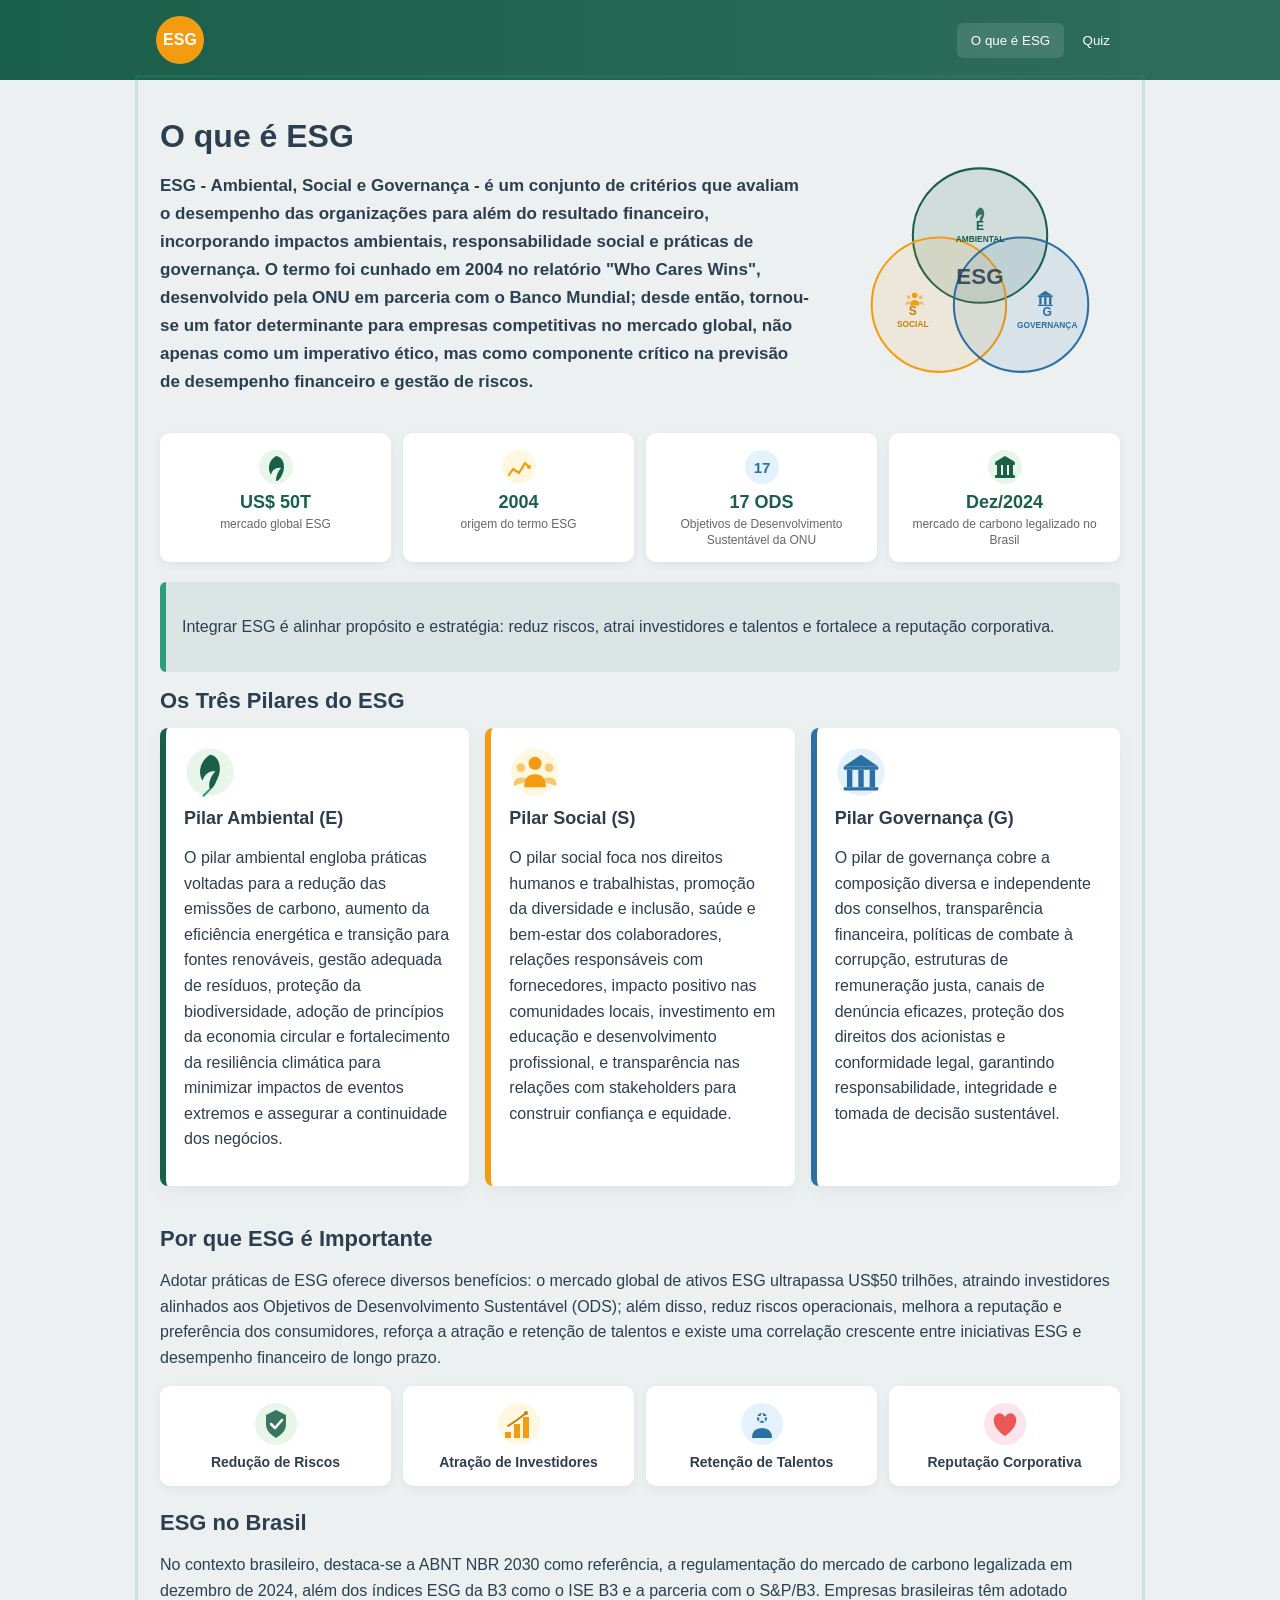
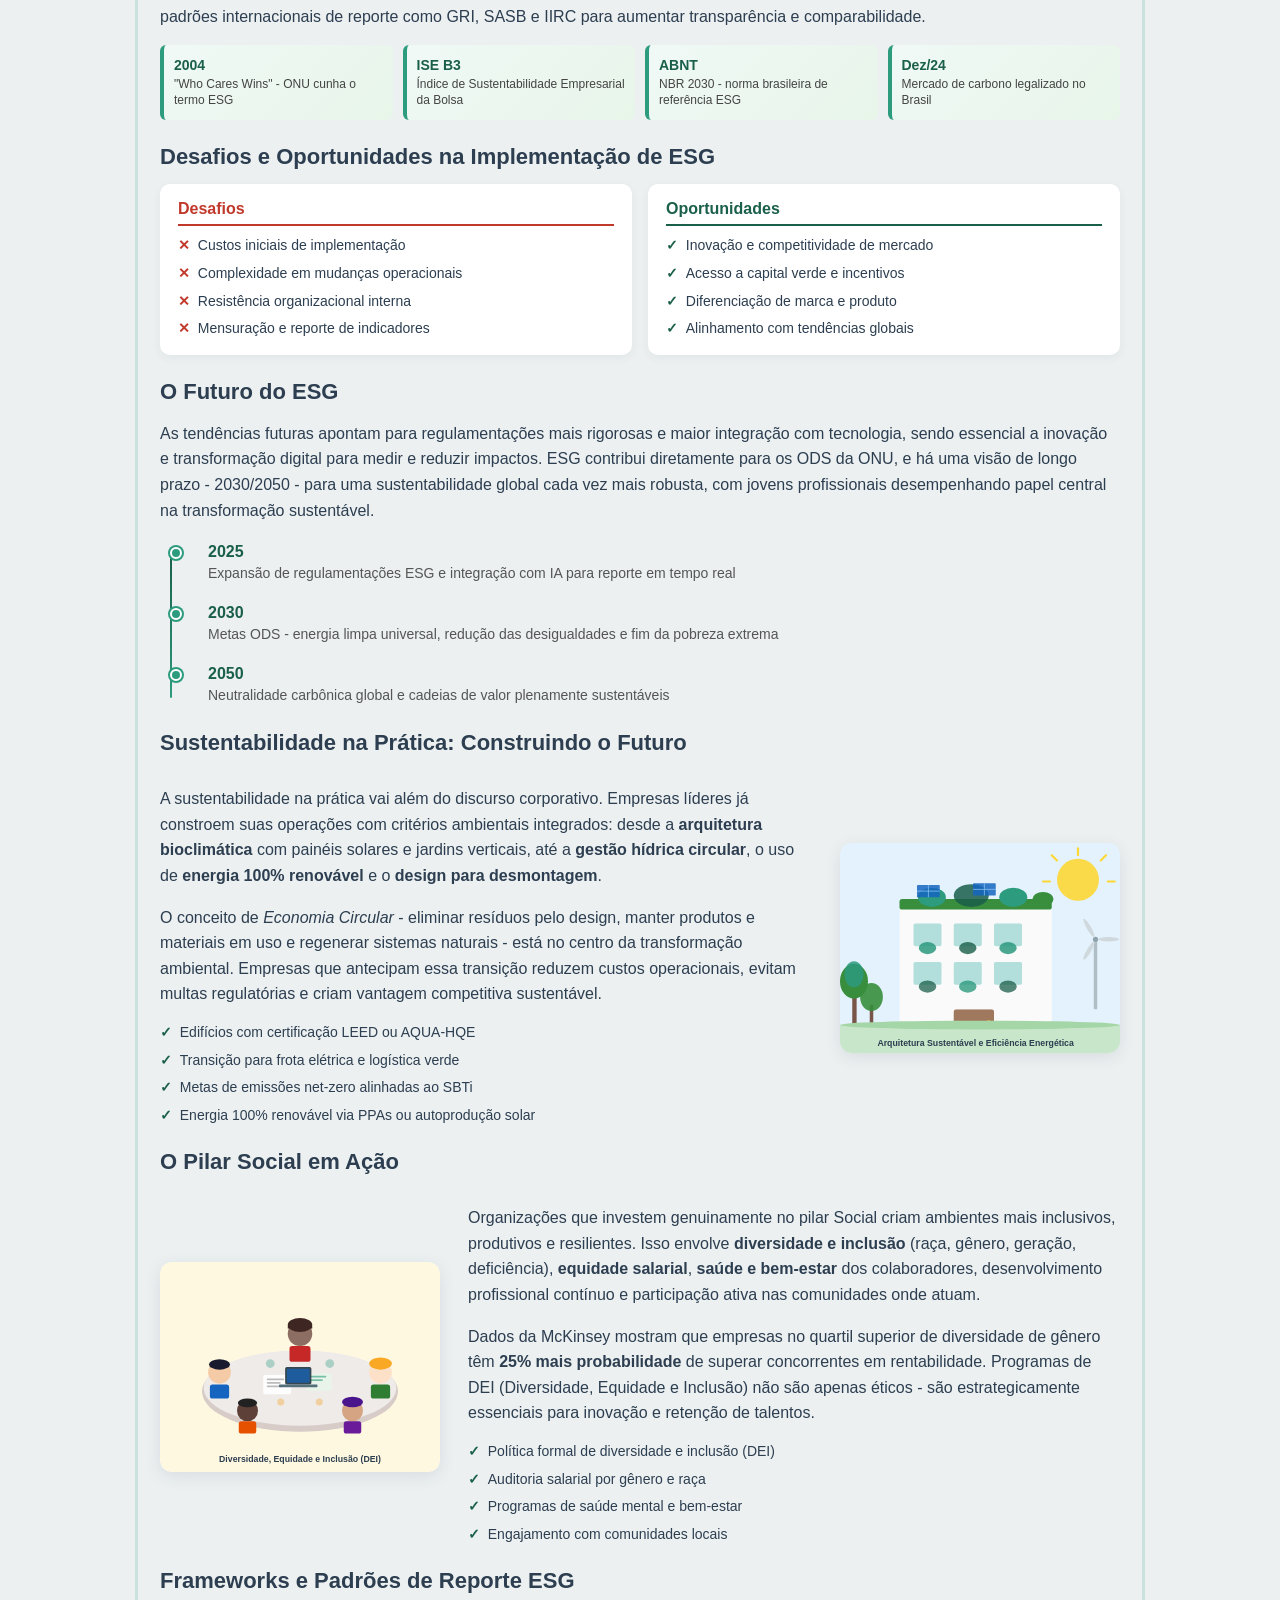
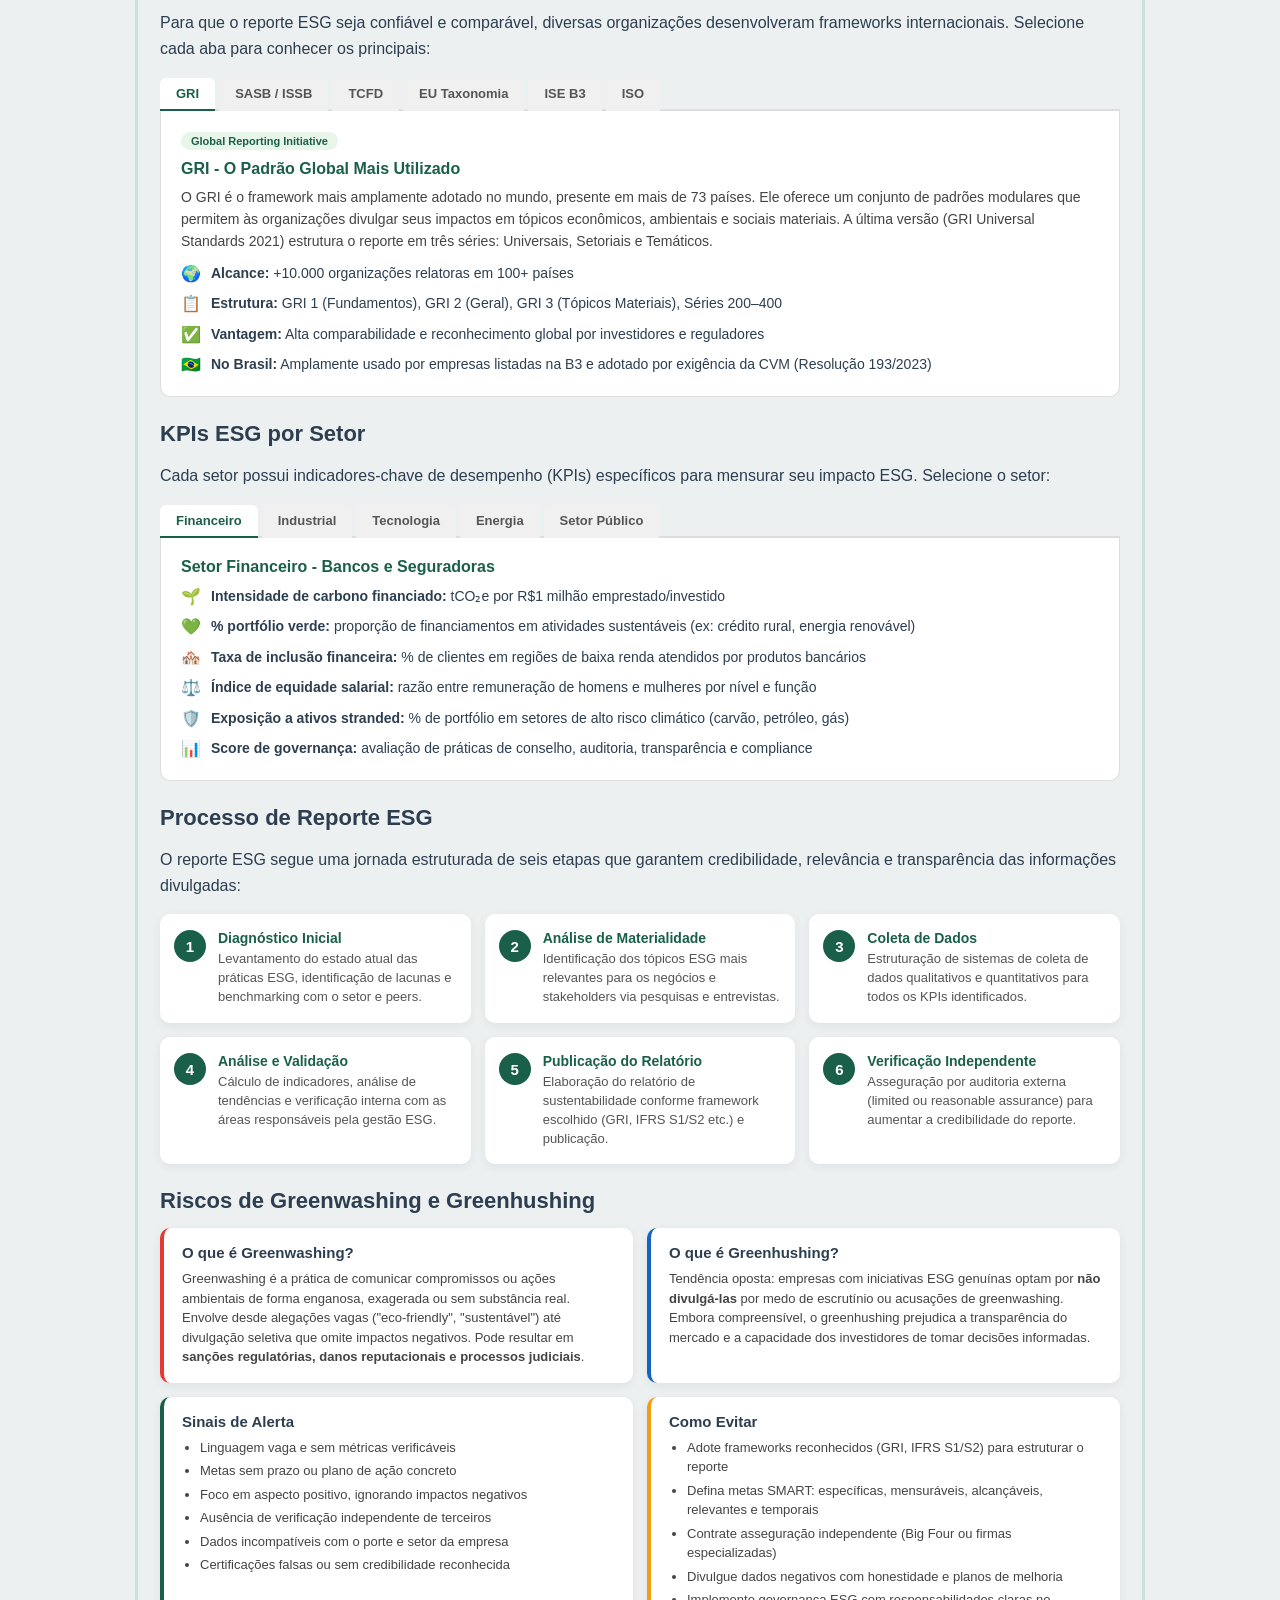
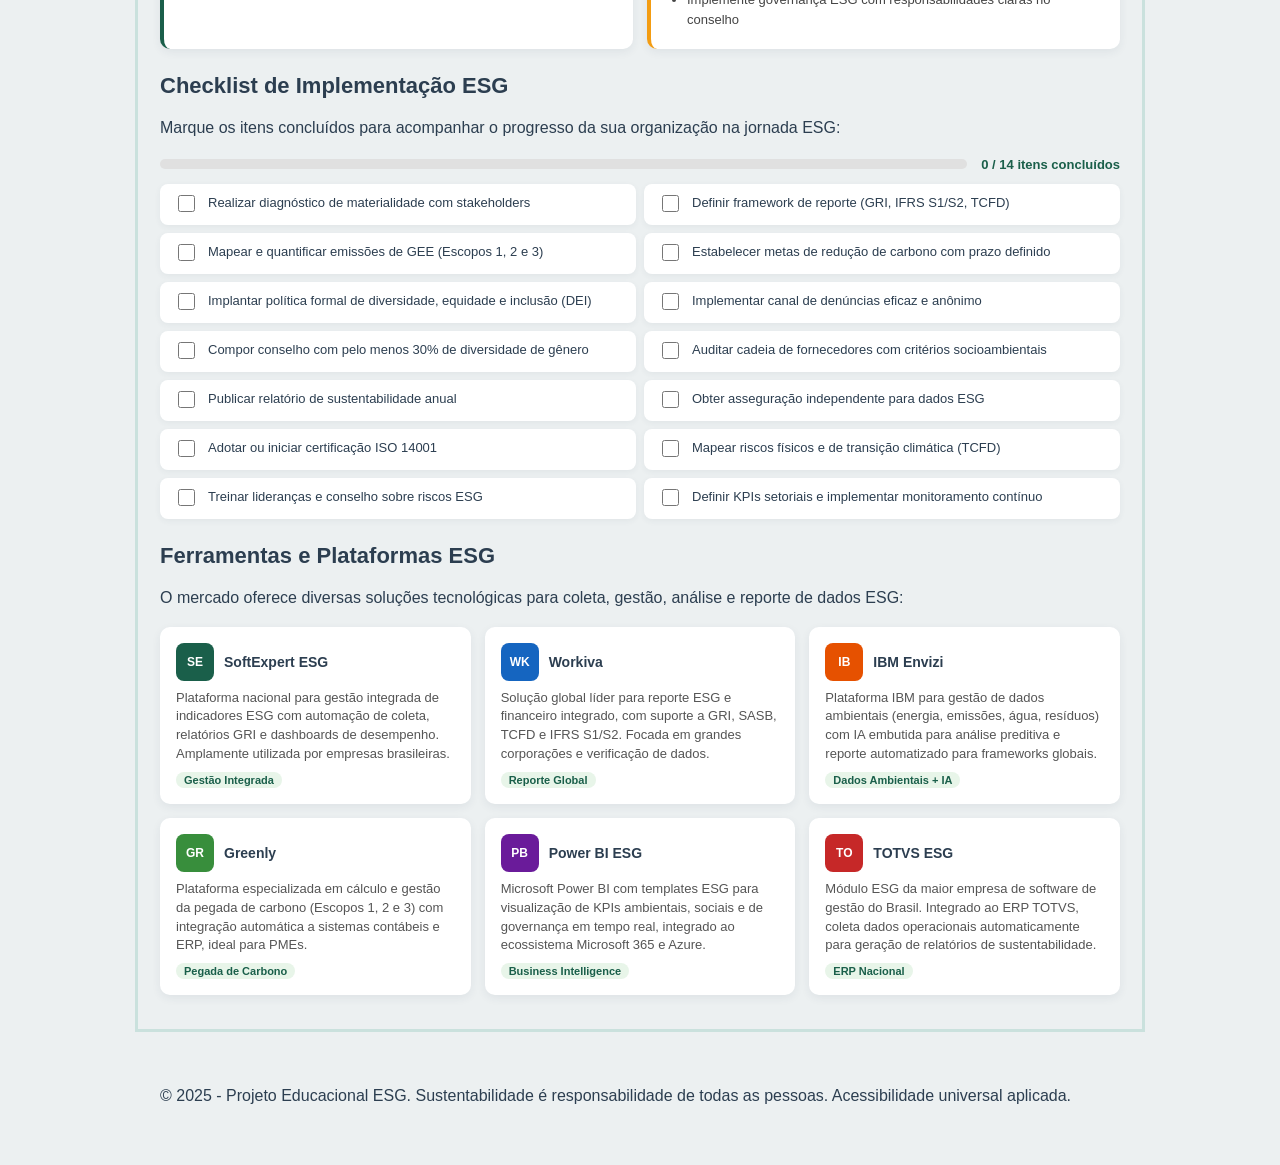
<file: index.html>
<!DOCTYPE html>
<html lang="pt-BR">
<head>
  <meta charset="UTF-8">
  <meta name="viewport" content="width=device-width, initial-scale=1.0">
  <title>ESG - Ambiental, Social e Governança</title>

  <!-- CSS Global -->
  <link rel="stylesheet" href="css/style.css">
  <link rel="stylesheet" href="css/home.css">
  <link rel="stylesheet" href="css/quiz.css">
</head>
<body>
  <header class="site-header">
    <div class="container header-inner">
      <div class="logo" aria-hidden="true"> <span class="logo-circle">ESG</span></div>
      <nav class="main-nav" role="navigation" aria-label="Navegação principal">
        <button id="nav-home" class="nav-btn active" data-page="home" aria-pressed="true">O que é ESG</button>
        <button id="nav-quiz" class="nav-btn" data-page="quiz" aria-pressed="false">Quiz</button>
      </nav>
    </div>
  </header>

  <main id="app" class="container app" tabindex="-1">
    <!-- Conteúdo das páginas será carregado aqui -->
  </main>

  <footer class="site-footer">
    <div class="container">
      <p>© 2025 - Projeto Educacional ESG. Sustentabilidade é responsabilidade de todas as pessoas. Acessibilidade universal aplicada.</p>
    </div>
  </footer>

  <!-- Scripts -->
  <script src="js/utils.js"></script>
  <script src="js/quiz.js"></script>
  <script src="js/home.js"></script>
  <script src="js/main.js"></script>
</body>
</html>
</file>
<file: css/style.css>
/* style.css - Estilos globais e variáveis */
:root{
  --primary: #1a5f4a; /* verde-escuro */
  --secondary: #2d9b7e; /* verde-claro */
  --highlight: #f39c12; /* laranja */
  --success: #27ae60;
  --bg: #ecf0f1;
  --text: #2c3e50;
  --card-radius: 8px;
  --max-width: 1000px;
}

*{box-sizing:border-box}
html,body{height:100%;}
body{
  margin:0;
  font-family: 'Segoe UI', Tahoma, Geneva, Verdana, sans-serif;
  background:var(--bg);
  color:var(--text);
  -webkit-font-smoothing:antialiased;
}
.container{max-width:var(--max-width);margin:0 auto;padding:20px}

/* Header */
.site-header{background:linear-gradient(90deg,var(--primary), rgba(26,95,74,0.9));color:#fff}
.header-inner{display:flex;align-items:center;justify-content:space-between;padding:16px}
.logo .logo-circle{display:inline-block;background:var(--highlight);color:#fff;border-radius:50%;width:48px;height:48px;display:flex;align-items:center;justify-content:center;font-weight:700}

.main-nav .nav-btn{background:transparent;border:0;color:#fff;padding:10px 14px;border-radius:6px;cursor:pointer}
.main-nav .nav-btn[aria-pressed="true"], .main-nav .nav-btn.active{background:rgba(255,255,255,0.12);}
.main-nav .nav-btn:focus{outline:3px solid rgba(243,156,18,0.2)}

/* App & Footer */
.app{padding:32px 20px;min-height:60vh}
.site-footer{padding:20px 0;background:transparent;color:var(--text);font-size:14px}

/* Cards and boxes */
.card{background:#fff;border-radius:var(--card-radius);box-shadow:0 6px 18px rgba(44,62,80,0.06);padding:18px;margin-bottom:16px;border-left:6px solid var(--primary)}
.intro-box{background:rgba(26,95,74,0.08);padding:16px;border-left:6px solid var(--secondary);border-radius:6px;margin:16px 0}

/* Typography */
h1{font-size:32px;margin:6px 0}
h2{font-size:22px;margin:14px 0}
h3{font-size:18px;margin:6px 0}
p{font-size:16px;line-height:1.6}
.lead{font-weight:600}

/* Responsividade */
@media (max-width:600px){
  h1{font-size:24px}
  .header-inner{padding:12px}
  .container{padding:12px}
}

/* Animations */
.fade-in{animation:fadeIn 400ms ease both}
@keyframes fadeIn{from{opacity:0;transform:translateY(6px)}to{opacity:1;transform:none}}

/* Utility */
.btn{padding:10px 14px;border-radius:8px;border:1px solid rgba(44,62,80,0.08);background:#fff;cursor:pointer}
.btn.primary{background:var(--secondary);color:#fff;border:0}
.btn:disabled{opacity:0.6;cursor:not-allowed}

/* Accessible focus for interactive elements */
a,button,input,select,textarea{transition:all .18s}
:focus{outline:3px solid rgba(45,155,126,0.18);outline-offset:2px}

/* small helpers */
.row{display:flex;gap:16px}
.column{flex:1}
</file>
<file: css/home.css>
/* home.css – estilos específicos da home */

/* ── HERO ── */
.hero { margin-bottom: 16px; }
.hero .lead { font-size: 17px; line-height: 1.65; }

.hero-split {
  display: flex;
  align-items: center;
  gap: 28px;
  margin-bottom: 20px;
}
.hero-content { flex: 1; }
.hero-visual {
  flex: 0 0 280px;
  display: flex;
  align-items: center;
  justify-content: center;
}
.hero-visual svg { width: 100%; height: auto; }

/* ── STATS STRIP ── */
.stats-strip {
  display: grid;
  grid-template-columns: repeat(4, 1fr);
  gap: 12px;
  margin: 0 0 20px;
}
.stat-item {
  background: #fff;
  border-radius: 10px;
  box-shadow: 0 3px 10px rgba(44,62,80,0.07);
  padding: 16px 10px 14px;
  display: flex;
  flex-direction: column;
  align-items: center;
  text-align: center;
  gap: 4px;
}
.stat-icon { width: 36px; height: 36px; margin-bottom: 4px; }
.stat-num {
  font-size: 18px;
  font-weight: 800;
  color: var(--primary);
  line-height: 1.1;
}
.stat-label { font-size: 12px; color: #666; line-height: 1.3; }

/* ── PILARES ── */
.pilares .cards {
  display: grid;
  grid-template-columns: repeat(3, 1fr);
  gap: 16px;
  margin-top: 12px;
}
.card-ambiental  { border-left-color: var(--primary); }
.card-social     { border-left-color: var(--highlight); }
.card-governanca { border-left-color: #2b6fa3; }

.card-icon { width: 52px; height: 52px; display: block; margin-bottom: 10px; }

/* ── BENEFITS GRID ── */
.benefits-grid {
  display: grid;
  grid-template-columns: repeat(4, 1fr);
  gap: 12px;
  margin-top: 16px;
}
.benefit-item {
  background: #fff;
  border-radius: 10px;
  box-shadow: 0 3px 10px rgba(44,62,80,0.07);
  padding: 16px 10px;
  display: flex;
  flex-direction: column;
  align-items: center;
  text-align: center;
  gap: 8px;
  font-size: 14px;
  font-weight: 600;
  color: var(--text);
}
.benefit-item svg { width: 44px; height: 44px; }

/* ── MILESTONES (ESG no Brasil) ── */
.milestones {
  display: grid;
  grid-template-columns: repeat(4, 1fr);
  gap: 10px;
  margin-top: 16px;
}
.milestone {
  background: linear-gradient(135deg, #f0f9f6, #e8f5e9);
  border-left: 4px solid var(--secondary);
  border-radius: 6px;
  padding: 12px 10px;
  display: flex;
  flex-direction: column;
  gap: 4px;
}
.milestone-year { font-size: 14px; font-weight: 800; color: var(--primary); }
.milestone-desc { font-size: 12px; color: #444; line-height: 1.3; }

/* ── DESAFIOS E OPORTUNIDADES ── */
.two-col {
  display: grid;
  grid-template-columns: 1fr 1fr;
  gap: 16px;
  margin-top: 14px;
}
.challenge-col,
.opportunity-col {
  background: #fff;
  border-radius: 10px;
  padding: 16px 18px;
  box-shadow: 0 3px 10px rgba(44,62,80,0.06);
}
.col-header {
  font-size: 16px;
  font-weight: 700;
  margin: 0 0 10px;
  padding-bottom: 6px;
  border-bottom: 2px solid;
}
.challenge-header   { color: #c0392b; border-color: #c0392b; }
.opportunity-header { color: var(--primary); border-color: var(--primary); }

.icon-list {
  list-style: none;
  padding: 0;
  margin: 0;
  display: flex;
  flex-direction: column;
  gap: 8px;
}
.challenge-list   li::before { content: '\2715\00a0\00a0'; color: #c0392b; font-weight: 700; }
.opportunity-list li::before { content: '\2713\00a0\00a0'; color: var(--primary); font-weight: 700; }
.icon-list li { font-size: 14px; line-height: 1.4; }

/* ── TIMELINE (Futuro do ESG) ── */
.timeline {
  display: flex;
  flex-direction: column;
  margin-top: 20px;
  position: relative;
  padding-left: 32px;
}
.timeline::before {
  content: '';
  position: absolute;
  left: 10px;
  top: 8px;
  bottom: 8px;
  width: 2px;
  background: linear-gradient(to bottom, var(--primary), var(--secondary));
  border-radius: 1px;
}
.tl-item {
  position: relative;
  padding: 0 0 20px 16px;
  display: flex;
  flex-direction: column;
  gap: 2px;
}
.tl-item:last-child { padding-bottom: 0; }
.tl-dot {
  position: absolute;
  left: -22px;
  top: 4px;
  width: 12px;
  height: 12px;
  background: var(--secondary);
  border: 2px solid #fff;
  border-radius: 50%;
  box-shadow: 0 0 0 2px var(--secondary);
}
.tl-year { font-size: 16px; font-weight: 800; color: var(--primary); }
.tl-desc { font-size: 14px; color: #555; line-height: 1.5; margin: 0; }

/* ── ESPAÇAMENTO ENTRE SEÇÕES ── */
.why-esg,
.esg-brasil,
.desafios-oportunidades,
.futuro-esg { margin-top: 24px; }

/* ── VISUAL SPLIT (ilustrações) ── */
.sustentabilidade-pratica,
.social-acao { margin-top: 24px; }

.visual-split {
  display: flex;
  align-items: center;
  gap: 28px;
  margin-top: 14px;
}
.visual-split.reverse { flex-direction: row-reverse; }
.visual-text  { flex: 1; }
.visual-illustration {
  flex: 0 0 280px;
  display: flex;
  align-items: center;
  justify-content: center;
}
.visual-illustration svg {
  width: 100%;
  height: auto;
  border-radius: 12px;
  box-shadow: 0 4px 16px rgba(44,62,80,0.10);
}

/* ── FRAMEWORKS / KPIS TABS ── */
.frameworks-esg,
.kpis-setor { margin-top: 24px; }

.tab-wrapper { margin-top: 14px; }
.tab-nav {
  display: flex;
  flex-wrap: wrap;
  gap: 4px;
  border-bottom: 2px solid #ddd;
  padding-bottom: 0;
}
.tab-btn {
  padding: 8px 16px;
  border: none;
  background: #f0f0f0;
  border-radius: 6px 6px 0 0;
  font-size: 13px;
  font-weight: 600;
  color: #555;
  cursor: pointer;
  transition: background 0.18s, color 0.18s;
  margin-bottom: -2px;
  border-bottom: 2px solid transparent;
}
.tab-btn:hover { background: #e4e4e4; color: var(--primary); }
.tab-btn.active {
  background: #fff;
  color: var(--primary);
  border-bottom: 2px solid var(--primary);
}
.tab-panels {
  background: #fff;
  border: 1px solid #ddd;
  border-top: none;
  border-radius: 0 0 10px 10px;
  padding: 20px;
}
.tab-panel { display: none; }
.tab-panel.active { display: block; }
.tab-panel h3 { font-size: 16px; color: var(--primary); margin: 0 0 8px; }
.tab-panel p  { font-size: 14px; color: #444; line-height: 1.6; margin: 0 0 10px; }

.framework-badge {
  display: inline-block;
  background: #e8f5e9;
  color: var(--primary);
  padding: 3px 10px;
  border-radius: 20px;
  font-size: 11px;
  font-weight: 700;
  margin-bottom: 10px;
}

.kpi-list {
  list-style: none;
  padding: 0;
  margin: 10px 0 0;
  display: flex;
  flex-direction: column;
  gap: 8px;
}
.kpi-list li {
  display: flex;
  align-items: flex-start;
  gap: 8px;
  font-size: 14px;
  line-height: 1.45;
}
.kpi-icon {
  flex: 0 0 22px;
  font-size: 16px;
  line-height: 1.4;
}

/* ── PROCESSO DE REPORTE ── */
.processo-reporte { margin-top: 24px; }
.processo-steps {
  display: grid;
  grid-template-columns: repeat(3, 1fr);
  gap: 14px;
  margin-top: 16px;
}
.step-item {
  background: #fff;
  border-radius: 10px;
  padding: 16px 14px;
  box-shadow: 0 3px 10px rgba(44,62,80,0.07);
  display: flex;
  gap: 12px;
  align-items: flex-start;
}
.step-num {
  flex: 0 0 32px;
  height: 32px;
  background: var(--primary);
  color: #fff;
  border-radius: 50%;
  display: flex;
  align-items: center;
  justify-content: center;
  font-weight: 800;
  font-size: 15px;
}
.step-content h3 { font-size: 14px; font-weight: 700; margin: 0 0 4px; color: var(--primary); }
.step-content p  { font-size: 13px; color: #555; margin: 0; line-height: 1.45; }

/* ── GREENWASHING ── */
.greenwashing-section { margin-top: 24px; }
.greenwashing-grid {
  display: grid;
  grid-template-columns: 1fr 1fr;
  gap: 14px;
  margin-top: 14px;
}
.gw-card {
  background: #fff;
  border-radius: 10px;
  padding: 16px 18px;
  box-shadow: 0 3px 10px rgba(44,62,80,0.07);
}
.gw-card.warning { border-left: 4px solid #e53935; }
.gw-card.info    { border-left: 4px solid #1565c0; }
.gw-card.check   { border-left: 4px solid var(--primary); }
.gw-card.tip     { border-left: 4px solid #f39c12; }
.gw-card h3 { font-size: 15px; font-weight: 700; margin: 0 0 8px; }
.gw-card p  { font-size: 13px; color: #444; line-height: 1.5; margin: 0; }
.gw-card ul { font-size: 13px; color: #444; line-height: 1.5; margin: 0; padding-left: 18px; }
.gw-card ul li { margin-bottom: 4px; }

/* ── CHECKLIST ── */
.checklist-section { margin-top: 24px; }
.checklist-progress {
  display: flex;
  align-items: center;
  gap: 14px;
  margin: 14px 0 12px;
}
.checklist-bar-wrap {
  flex: 1;
  background: #e0e0e0;
  border-radius: 6px;
  height: 10px;
  overflow: hidden;
}
.checklist-bar {
  height: 100%;
  background: linear-gradient(to right, var(--secondary), var(--primary));
  border-radius: 6px;
  transition: width 0.35s ease;
  width: 0%;
}
.checklist-count {
  font-size: 13px;
  font-weight: 600;
  color: var(--primary);
  white-space: nowrap;
}
.checklist {
  list-style: none;
  padding: 0;
  margin: 0;
  display: grid;
  grid-template-columns: repeat(2, 1fr);
  gap: 8px;
}
.checklist li {
  background: #fff;
  border-radius: 8px;
  padding: 10px 14px;
  box-shadow: 0 2px 6px rgba(44,62,80,0.06);
  transition: background 0.2s;
}
.checklist li.done { background: #f0faf6; }
.checklist label {
  display: flex;
  align-items: flex-start;
  gap: 10px;
  cursor: pointer;
  font-size: 13px;
  line-height: 1.45;
}
.checklist input[type="checkbox"] {
  width: 17px;
  height: 17px;
  flex: 0 0 17px;
  accent-color: var(--primary);
  cursor: pointer;
  margin-top: 1px;
}

/* ── FERRAMENTAS ESG ── */
.ferramentas-esg { margin-top: 24px; }
.tools-grid {
  display: grid;
  grid-template-columns: repeat(3, 1fr);
  gap: 14px;
  margin-top: 14px;
}
.tool-card {
  background: #fff;
  border-radius: 10px;
  padding: 16px;
  box-shadow: 0 3px 10px rgba(44,62,80,0.07);
  display: flex;
  flex-direction: column;
  gap: 8px;
}
.tool-card-header {
  display: flex;
  align-items: center;
  gap: 10px;
}
.tool-icon {
  width: 38px;
  height: 38px;
  border-radius: 8px;
  display: flex;
  align-items: center;
  justify-content: center;
  font-weight: 800;
  font-size: 12px;
  color: #fff;
  flex: 0 0 38px;
}
.tool-card h3 { font-size: 14px; font-weight: 700; margin: 0; }
.tool-card p  { font-size: 13px; color: #555; line-height: 1.45; margin: 0; flex: 1; }
.tool-tag {
  display: inline-block;
  background: #e8f5e9;
  color: var(--primary);
  padding: 2px 8px;
  border-radius: 12px;
  font-size: 11px;
  font-weight: 600;
  width: fit-content;
}

/* ── RESPONSIVIDADE ── */
@media (max-width: 900px) {
  .hero-split    { flex-direction: column; }
  .hero-visual   { flex: none; width: 260px; }
  .pilares .cards { grid-template-columns: repeat(2, 1fr); }
  .stats-strip   { grid-template-columns: repeat(2, 1fr); }
  .benefits-grid { grid-template-columns: repeat(2, 1fr); }
  .milestones    { grid-template-columns: repeat(2, 1fr); }
  .visual-split,
  .visual-split.reverse { flex-direction: column; }
  .visual-illustration  { flex: none; width: 260px; }
  .processo-steps       { grid-template-columns: repeat(2, 1fr); }
  .tools-grid           { grid-template-columns: repeat(2, 1fr); }
  .greenwashing-grid    { grid-template-columns: 1fr; }
  .checklist            { grid-template-columns: 1fr; }
}

@media (max-width: 600px) {
  .hero-visual   { width: 220px; }
  .pilares .cards { grid-template-columns: 1fr; }
  .milestones    { grid-template-columns: 1fr 1fr; }
  .two-col       { grid-template-columns: 1fr; }
  .visual-illustration { width: 220px; }
  .processo-steps { grid-template-columns: 1fr; }
  .tools-grid     { grid-template-columns: 1fr; }
  .tab-btn        { padding: 6px 10px; font-size: 12px; }
}
</file>
<file: css/quiz.css>
/* quiz.css - estilos do quiz e radio buttons customizados */
.quiz-header{margin-bottom:14px}
.progress{background:#e6e9ea;border-radius:999px;height:12px;overflow:hidden}
.progress-bar{height:100%;background:var(--secondary);width:0;transition:width .4s ease}
.q-meta{margin-top:6px;font-size:14px;color:rgba(44,62,80,0.7)}

.quiz-form fieldset{border:0;padding:0;margin:0}
.options{display:flex;flex-direction:column;gap:10px;margin-top:12px}
.option-label{display:flex;align-items:center;gap:12px;background:#fff;padding:12px;border-radius:8px;cursor:pointer;border:1px solid rgba(44,62,80,0.06)}
.option-label:hover{background:rgba(45,155,126,0.04)}
.option-label input[type="radio"]{position:absolute;opacity:0;pointer-events:none}
.radio-custom{width:20px;height:20px;border-radius:50%;border:2px solid rgba(44,62,80,0.16);display:inline-block;flex:0 0 20px;position:relative}
.radio-custom::after{content:'';position:absolute;left:50%;top:50%;transform:translate(-50%,-50%);width:10px;height:10px;border-radius:50%;background:transparent;transition:background .25s ease}

.option-label input[type="radio"]:checked + .radio-custom{border-color:var(--secondary)}
.option-label input[type="radio"]:checked + .radio-custom::after{background:var(--secondary)}
.option-text{flex:1}

.quiz-controls{display:flex;justify-content:space-between;margin-top:14px}

.quiz-result{background:#fff;padding:20px;border-radius:12px;box-shadow:0 8px 24px rgba(44,62,80,0.06);text-align:center}
.score-circle{width:120px;height:120px;border-radius:50%;display:flex;align-items:center;justify-content:center;margin:0 auto 12px;font-weight:700;color:#fff}

.score-circle.excellent{background:linear-gradient(90deg,var(--success), #2d9b7e)}
.score-circle.verygood{background:linear-gradient(90deg,#2d9b7e,#1a7f5f)}
.score-circle.good{background:#f39c12}
.score-circle.low{background:#c0392b}

/* Mobile adjustments */
@media (max-width:600px){
  .option-label{padding:16px}
  .quiz-controls{flex-direction:column;gap:8px}
  .btn{width:100%}
}
</file>
